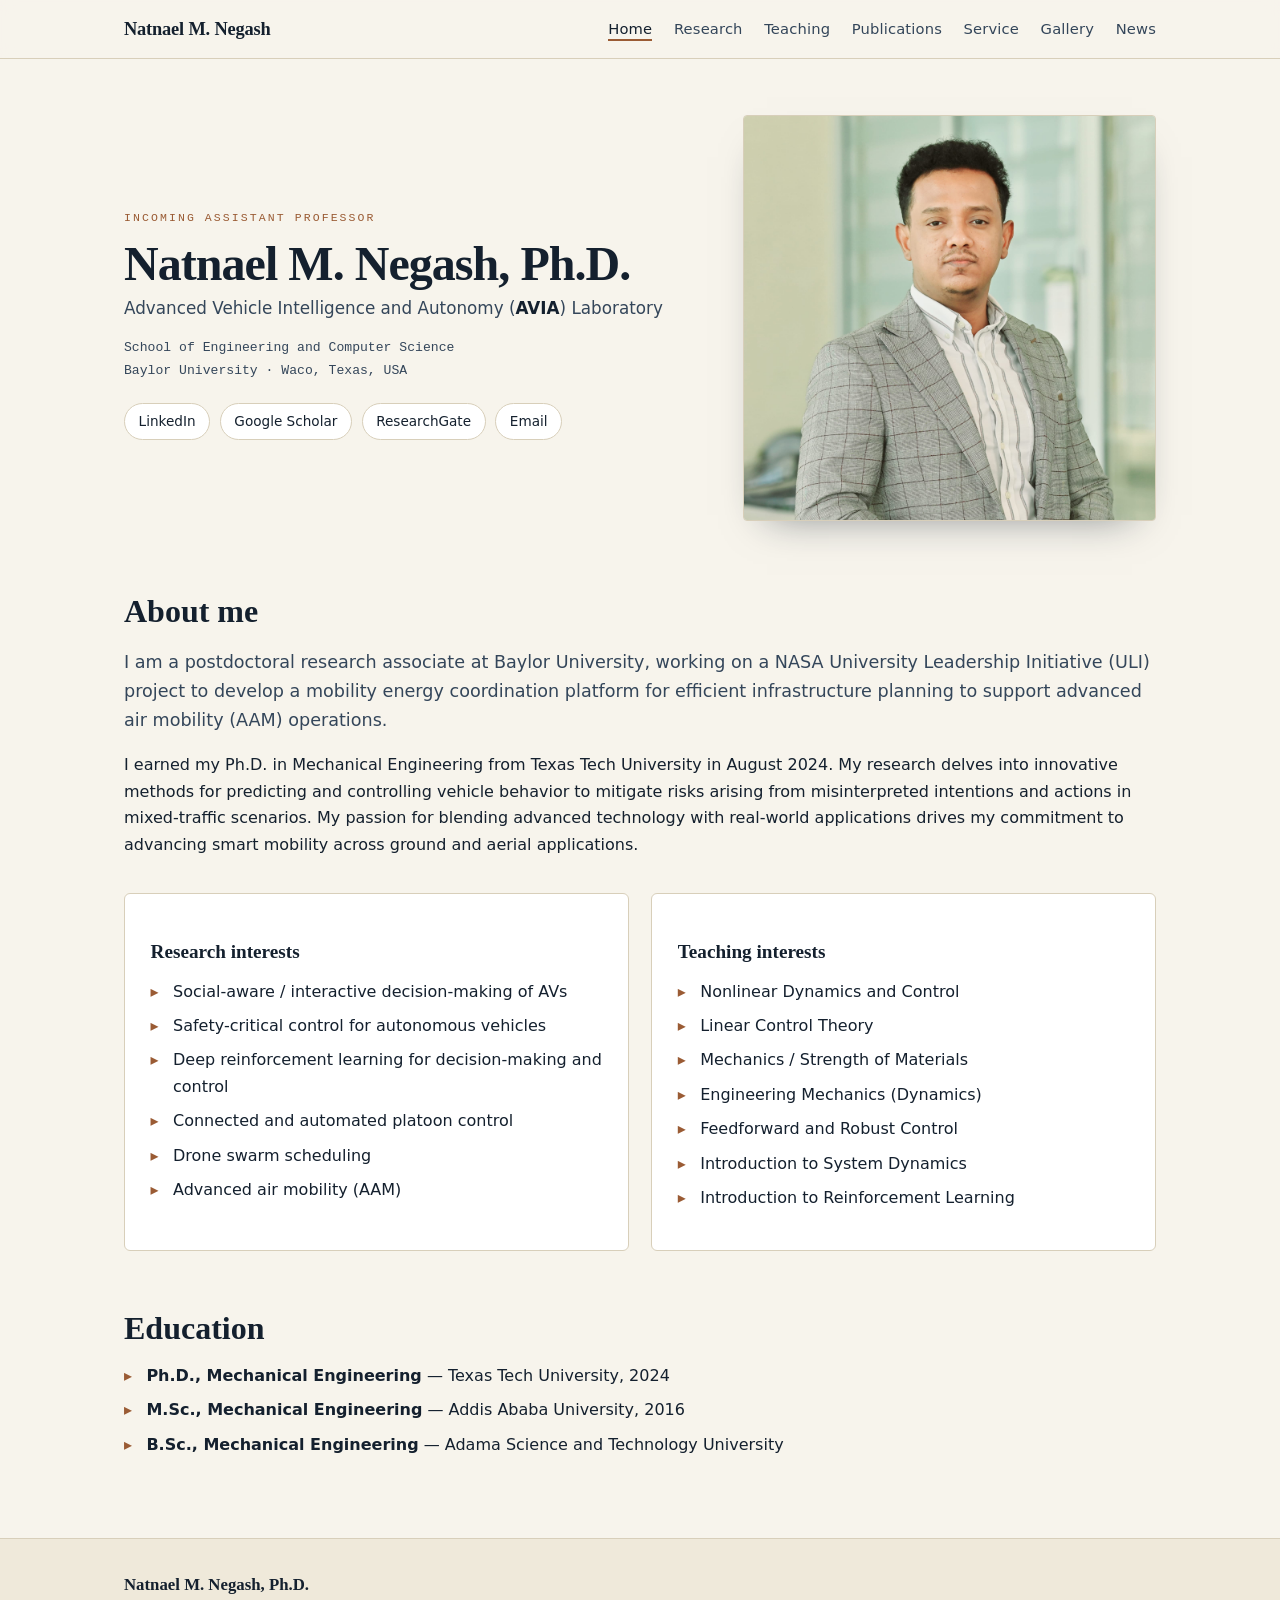
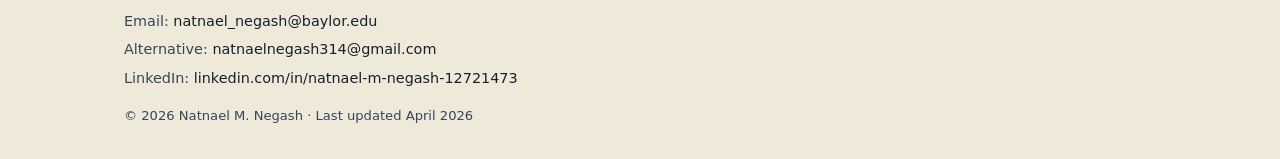
<file: index.html>
<!DOCTYPE html>
<html lang="en">
<head>
  <meta charset="UTF-8" />
  <meta name="viewport" content="width=device-width, initial-scale=1.0" />
  <title>Natnael M. Negash, Ph.D.</title>
  <meta name="description" content="Natnael M. Negash, Ph.D. — Postdoctoral Research Associate at Baylor University. Autonomous vehicles, safety-critical control, and advanced air mobility." />
  <link rel="preconnect" href="https://fonts.googleapis.com" />
  <link rel="preconnect" href="https://fonts.gstatic.com" crossorigin />
  <link href="Nate Profile.jpg" />
  <link rel="stylesheet" href="style.css" />
</head>
<body data-page="index.html">

  <main>
    <section class="hero">
      <div>
        <p class="eyebrow">Incoming Assistant Professor</p>
        <h1>Natnael M. Negash, Ph.D.</h1>
        <p class="role">Advanced Vehicle Intelligence and Autonomy (<strong>AVIA</strong>) Laboratory</p>
        <p class="affil">
          School of Engineering and Computer Science<br />
          Baylor University · Waco, Texas, USA
        </p>
        <div class="social">
          <a href="https://www.linkedin.com/in/natnael-m-negash-ph-d-12721473/" target="_blank" rel="noopener">LinkedIn</a>
          <a href="https://scholar.google.com/citations?hl=en&user=de8_IgUAAAAJ" target="_blank" rel="noopener">Google Scholar</a>
          <a href="https://www.researchgate.net/profile/Natnael-Negash" target="_blank" rel="noopener">ResearchGate</a>
          <a href="mailto:natnael_negash@baylor.edu">Email</a>
        </div>
      </div>
      <img class="hero-portrait"
        src="Nate Profile.jpg"
        alt="Portrait of Natnael M. Negash" />
    </section>

    <section>
      <h2>About me</h2>
      <p class="lead">
        I am a postdoctoral research associate at Baylor University, working on a NASA University
        Leadership Initiative (ULI) project to develop a mobility energy coordination platform for 
        efficient infrastructure planning to support advanced air mobility (AAM) operations.
      </p>
      <p>
        I earned my Ph.D. in Mechanical Engineering from Texas Tech University in August 2024. My
        research delves into innovative methods for predicting and controlling vehicle behavior to
        mitigate risks arising from misinterpreted intentions and actions in mixed-traffic scenarios.
        My passion for blending advanced technology with real-world applications drives my commitment
        to advancing smart mobility across ground and aerial applications.
      </p>
    </section>

    <section class="two-col">
      <div class="panel">
        <h3>Research interests</h3>
        <ul class="tick">
          <li>Social-aware / interactive decision-making of AVs</li>
          <li>Safety-critical control for autonomous vehicles</li>
          <li>Deep reinforcement learning for decision-making and control</li>
          <li>Connected and automated platoon control</li>
          <li>Drone swarm scheduling</li>
          <li>Advanced air mobility (AAM)</li>
        </ul>
      </div>
      <div class="panel">
        <h3>Teaching interests</h3>
        <ul class="tick">
          <li>Nonlinear Dynamics and Control</li>
          <li>Linear Control Theory</li>
          <li>Mechanics / Strength of Materials</li>
          <li>Engineering Mechanics (Dynamics)</li>
          <li>Feedforward and Robust Control</li>
          <li>Introduction to System Dynamics</li>
          <li>Introduction to Reinforcement Learning</li>
        </ul>
      </div>
    </section>

    <section>
      <h2>Education</h2>
      <ul class="tick">
        <li><strong>Ph.D., Mechanical Engineering</strong> — Texas Tech University, 2024</li>
        <li><strong>M.Sc., Mechanical Engineering</strong> — Addis Ababa University, 2016</li>
        <li><strong>B.Sc., Mechanical Engineering</strong> — Adama Science and Technology University</li>
      </ul>
    </section>
  </main>

  <script src="nav.js"></script>
</body>
</html>
</file>
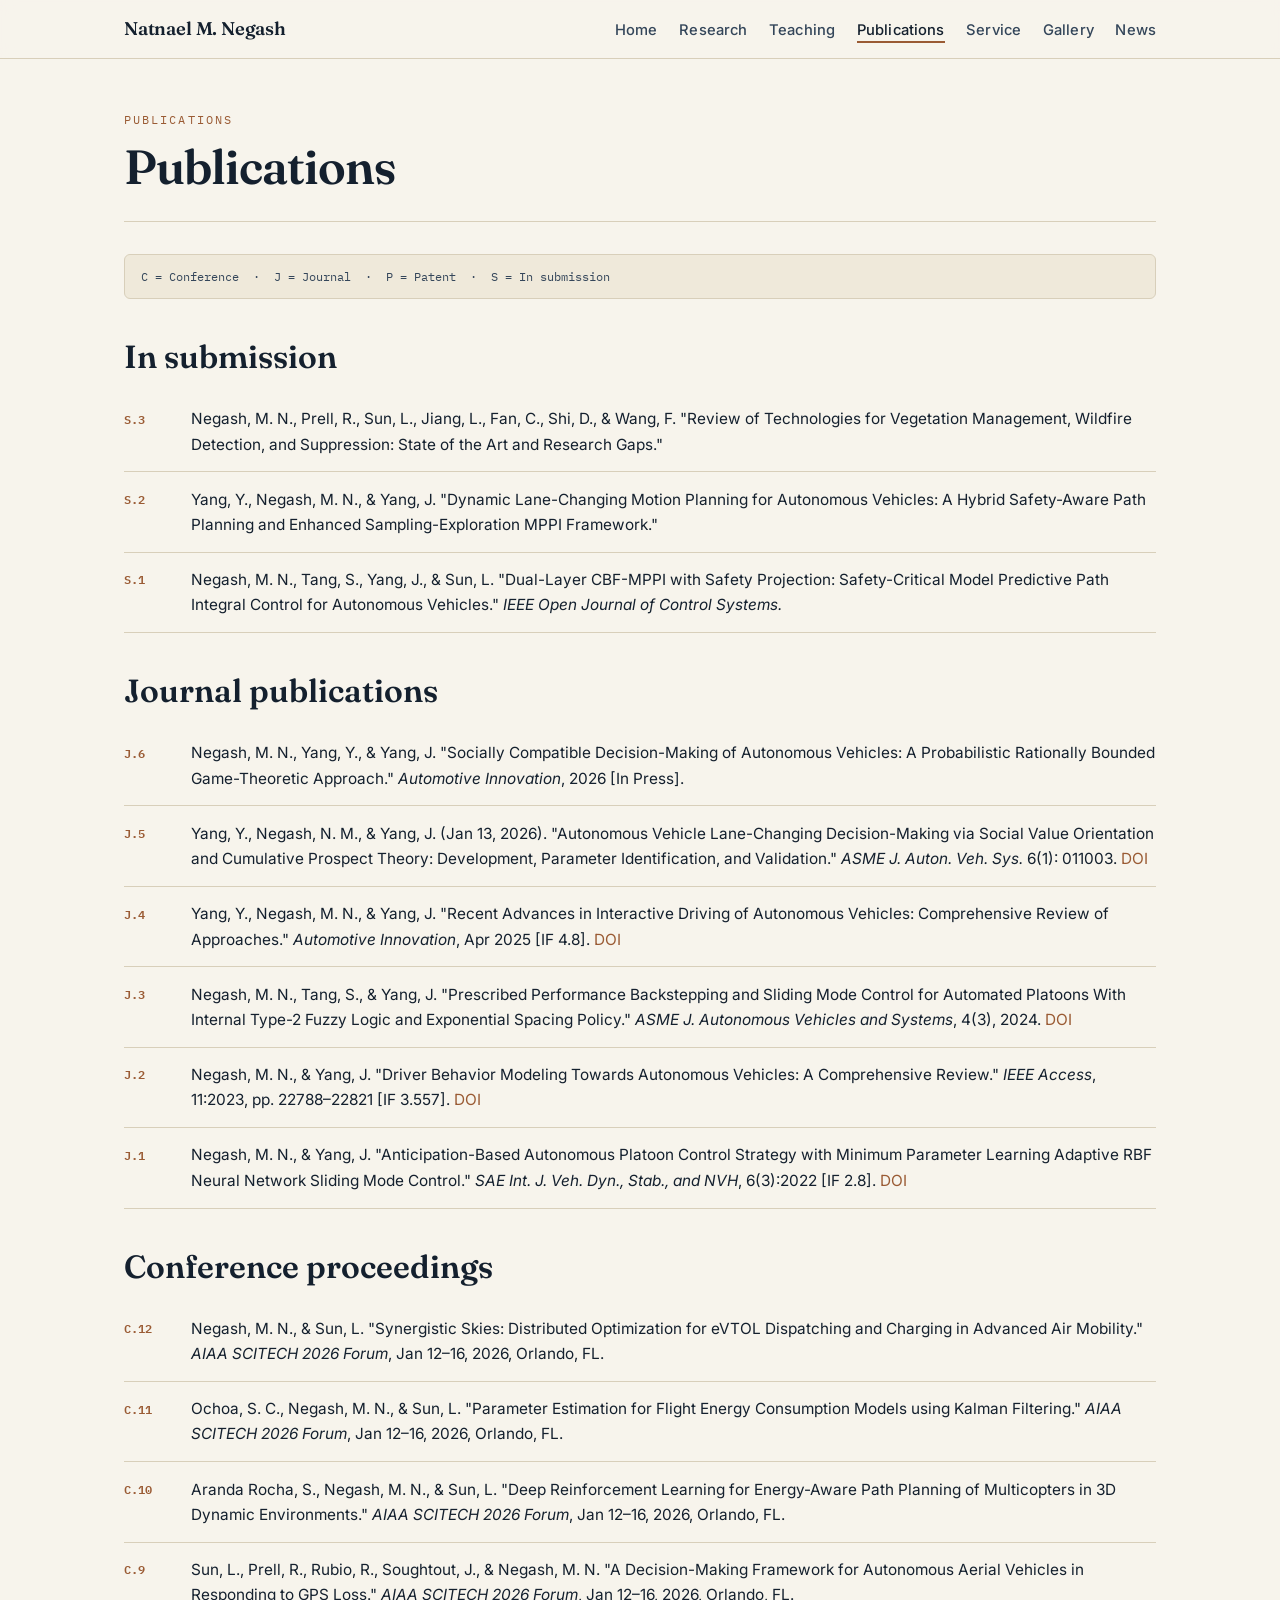
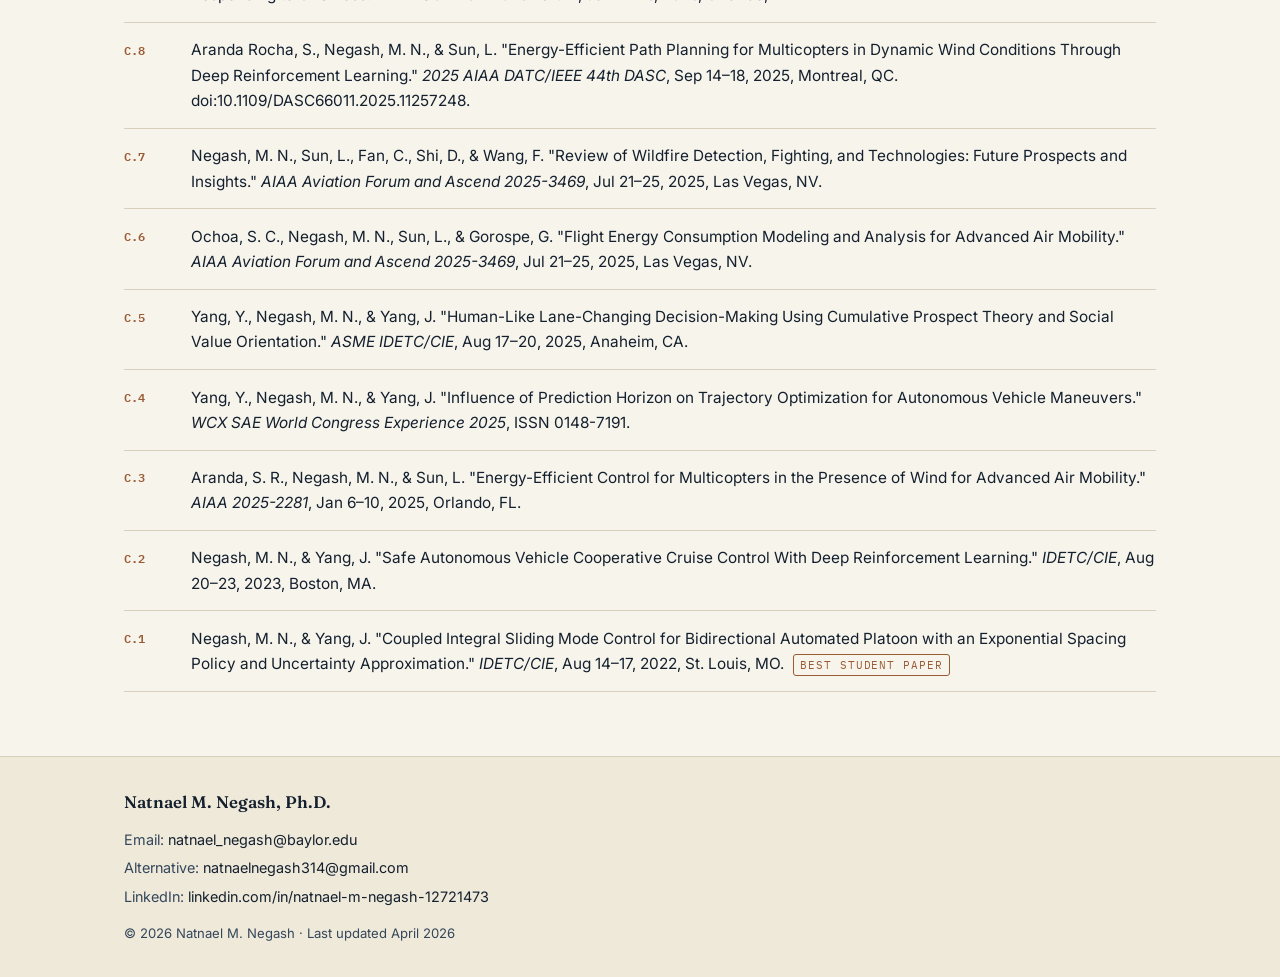
<file: publications.html>
<!DOCTYPE html>
<html lang="en">
<head>
  <meta charset="UTF-8" />
  <meta name="viewport" content="width=device-width, initial-scale=1.0" />
  <title>Publications · Natnael M. Negash</title>
  <meta name="description" content="Journal articles, conference proceedings, and submissions by Natnael M. Negash." />
  <link rel="preconnect" href="https://fonts.googleapis.com" />
  <link rel="preconnect" href="https://fonts.gstatic.com" crossorigin />
  <link href="https://fonts.googleapis.com/css2?family=Fraunces:opsz,wght@9..144,400;9..144,600&family=Inter:wght@400;500;600&family=IBM+Plex+Mono:wght@400;600&display=swap" rel="stylesheet" />
  <link rel="stylesheet" href="style.css" />
</head>
<body data-page="publications.html">

  <main>
    <div class="page-title">
      <p class="eyebrow">Publications</p>
      <h1>Publications</h1>
    </div>

    <p class="legend">
      C = Conference&nbsp;&nbsp;·&nbsp;&nbsp;J = Journal&nbsp;&nbsp;·&nbsp;&nbsp;P = Patent&nbsp;&nbsp;·&nbsp;&nbsp;S = In submission
    </p>

    <h2>In submission</h2>
    <ul class="pub-list">
      <li><span class="pub-tag">S.3</span><span class="pub-body">Negash, M. N., Prell, R., Sun, L., Jiang, L., Fan, C., Shi, D., &amp; Wang, F. "Review of Technologies for Vegetation Management, Wildfire Detection, and Suppression: State of the Art and Research Gaps."</span></li>
      <li><span class="pub-tag">S.2</span><span class="pub-body">Yang, Y., Negash, M. N., &amp; Yang, J. "Dynamic Lane-Changing Motion Planning for Autonomous Vehicles: A Hybrid Safety-Aware Path Planning and Enhanced Sampling-Exploration MPPI Framework."</span></li>
      <li><span class="pub-tag">S.1</span><span class="pub-body">Negash, M. N., Tang, S., Yang, J., &amp; Sun, L. "Dual-Layer CBF-MPPI with Safety Projection: Safety-Critical Model Predictive Path Integral Control for Autonomous Vehicles." <em>IEEE Open Journal of Control Systems.</em></span></li>
    </ul>

    <h2>Journal publications</h2>
    <ul class="pub-list">
      <li><span class="pub-tag">J.6</span><span class="pub-body">Negash, M. N., Yang, Y., &amp; Yang, J. "Socially Compatible Decision-Making of Autonomous Vehicles: A Probabilistic Rationally Bounded Game-Theoretic Approach." <em>Automotive Innovation</em>, 2026 [In Press].</span></li>
      <li><span class="pub-tag">J.5</span><span class="pub-body">Yang, Y., Negash, N. M., &amp; Yang, J. (Jan 13, 2026). "Autonomous Vehicle Lane-Changing Decision-Making via Social Value Orientation and Cumulative Prospect Theory: Development, Parameter Identification, and Validation." <em>ASME J. Auton. Veh. Sys.</em> 6(1): 011003. <a href="https://doi.org/10.1115/1.4070633" target="_blank" rel="noopener">DOI</a></span></li>
      <li><span class="pub-tag">J.4</span><span class="pub-body">Yang, Y., Negash, M. N., &amp; Yang, J. "Recent Advances in Interactive Driving of Autonomous Vehicles: Comprehensive Review of Approaches." <em>Automotive Innovation</em>, Apr 2025 [IF 4.8]. <a href="https://doi.org/10.1007/s42154-024-00332-w" target="_blank" rel="noopener">DOI</a></span></li>
      <li><span class="pub-tag">J.3</span><span class="pub-body">Negash, M. N., Tang, S., &amp; Yang, J. "Prescribed Performance Backstepping and Sliding Mode Control for Automated Platoons With Internal Type-2 Fuzzy Logic and Exponential Spacing Policy." <em>ASME J. Autonomous Vehicles and Systems</em>, 4(3), 2024. <a href="https://asmedigitalcollection.asme.org/autonomousvehicles/article/4/3/031002/1203390" target="_blank" rel="noopener">DOI</a></span></li>
      <li><span class="pub-tag">J.2</span><span class="pub-body">Negash, M. N., &amp; Yang, J. "Driver Behavior Modeling Towards Autonomous Vehicles: A Comprehensive Review." <em>IEEE Access</em>, 11:2023, pp. 22788–22821 [IF 3.557]. <a href="https://ieeexplore.ieee.org/document/10054035" target="_blank" rel="noopener">DOI</a></span></li>
      <li><span class="pub-tag">J.1</span><span class="pub-body">Negash, M. N., &amp; Yang, J. "Anticipation-Based Autonomous Platoon Control Strategy with Minimum Parameter Learning Adaptive RBF Neural Network Sliding Mode Control." <em>SAE Int. J. Veh. Dyn., Stab., and NVH</em>, 6(3):2022 [IF 2.8]. <a href="https://doi.org/10.4271/10-06-03-0017" target="_blank" rel="noopener">DOI</a></span></li>
    </ul>

    <h2>Conference proceedings</h2>
    <ul class="pub-list">
      <li><span class="pub-tag">C.12</span><span class="pub-body">Negash, M. N., &amp; Sun, L. "Synergistic Skies: Distributed Optimization for eVTOL Dispatching and Charging in Advanced Air Mobility." <em>AIAA SCITECH 2026 Forum</em>, Jan 12–16, 2026, Orlando, FL.</span></li>
      <li><span class="pub-tag">C.11</span><span class="pub-body">Ochoa, S. C., Negash, M. N., &amp; Sun, L. "Parameter Estimation for Flight Energy Consumption Models using Kalman Filtering." <em>AIAA SCITECH 2026 Forum</em>, Jan 12–16, 2026, Orlando, FL.</span></li>
      <li><span class="pub-tag">C.10</span><span class="pub-body">Aranda Rocha, S., Negash, M. N., &amp; Sun, L. "Deep Reinforcement Learning for Energy-Aware Path Planning of Multicopters in 3D Dynamic Environments." <em>AIAA SCITECH 2026 Forum</em>, Jan 12–16, 2026, Orlando, FL.</span></li>
      <li><span class="pub-tag">C.9</span><span class="pub-body">Sun, L., Prell, R., Rubio, R., Soughtout, J., &amp; Negash, M. N. "A Decision-Making Framework for Autonomous Aerial Vehicles in Responding to GPS Loss." <em>AIAA SCITECH 2026 Forum</em>, Jan 12–16, 2026, Orlando, FL.</span></li>
      <li><span class="pub-tag">C.8</span><span class="pub-body">Aranda Rocha, S., Negash, M. N., &amp; Sun, L. "Energy-Efficient Path Planning for Multicopters in Dynamic Wind Conditions Through Deep Reinforcement Learning." <em>2025 AIAA DATC/IEEE 44th DASC</em>, Sep 14–18, 2025, Montreal, QC. doi:10.1109/DASC66011.2025.11257248.</span></li>
      <li><span class="pub-tag">C.7</span><span class="pub-body">Negash, M. N., Sun, L., Fan, C., Shi, D., &amp; Wang, F. "Review of Wildfire Detection, Fighting, and Technologies: Future Prospects and Insights." <em>AIAA Aviation Forum and Ascend 2025-3469</em>, Jul 21–25, 2025, Las Vegas, NV.</span></li>
      <li><span class="pub-tag">C.6</span><span class="pub-body">Ochoa, S. C., Negash, M. N., Sun, L., &amp; Gorospe, G. "Flight Energy Consumption Modeling and Analysis for Advanced Air Mobility." <em>AIAA Aviation Forum and Ascend 2025-3469</em>, Jul 21–25, 2025, Las Vegas, NV.</span></li>
      <li><span class="pub-tag">C.5</span><span class="pub-body">Yang, Y., Negash, M. N., &amp; Yang, J. "Human-Like Lane-Changing Decision-Making Using Cumulative Prospect Theory and Social Value Orientation." <em>ASME IDETC/CIE</em>, Aug 17–20, 2025, Anaheim, CA.</span></li>
      <li><span class="pub-tag">C.4</span><span class="pub-body">Yang, Y., Negash, M. N., &amp; Yang, J. "Influence of Prediction Horizon on Trajectory Optimization for Autonomous Vehicle Maneuvers." <em>WCX SAE World Congress Experience 2025</em>, ISSN 0148-7191.</span></li>
      <li><span class="pub-tag">C.3</span><span class="pub-body">Aranda, S. R., Negash, M. N., &amp; Sun, L. "Energy-Efficient Control for Multicopters in the Presence of Wind for Advanced Air Mobility." <em>AIAA 2025-2281</em>, Jan 6–10, 2025, Orlando, FL.</span></li>
      <li><span class="pub-tag">C.2</span><span class="pub-body">Negash, M. N., &amp; Yang, J. "Safe Autonomous Vehicle Cooperative Cruise Control With Deep Reinforcement Learning." <em>IDETC/CIE</em>, Aug 20–23, 2023, Boston, MA.</span></li>
      <li><span class="pub-tag">C.1</span><span class="pub-body">Negash, M. N., &amp; Yang, J. "Coupled Integral Sliding Mode Control for Bidirectional Automated Platoon with an Exponential Spacing Policy and Uncertainty Approximation." <em>IDETC/CIE</em>, Aug 14–17, 2022, St. Louis, MO. <span class="pub-award">Best Student Paper</span></span></li>
    </ul>
  </main>

  <script src="nav.js"></script>
</body>
</html>
</file>
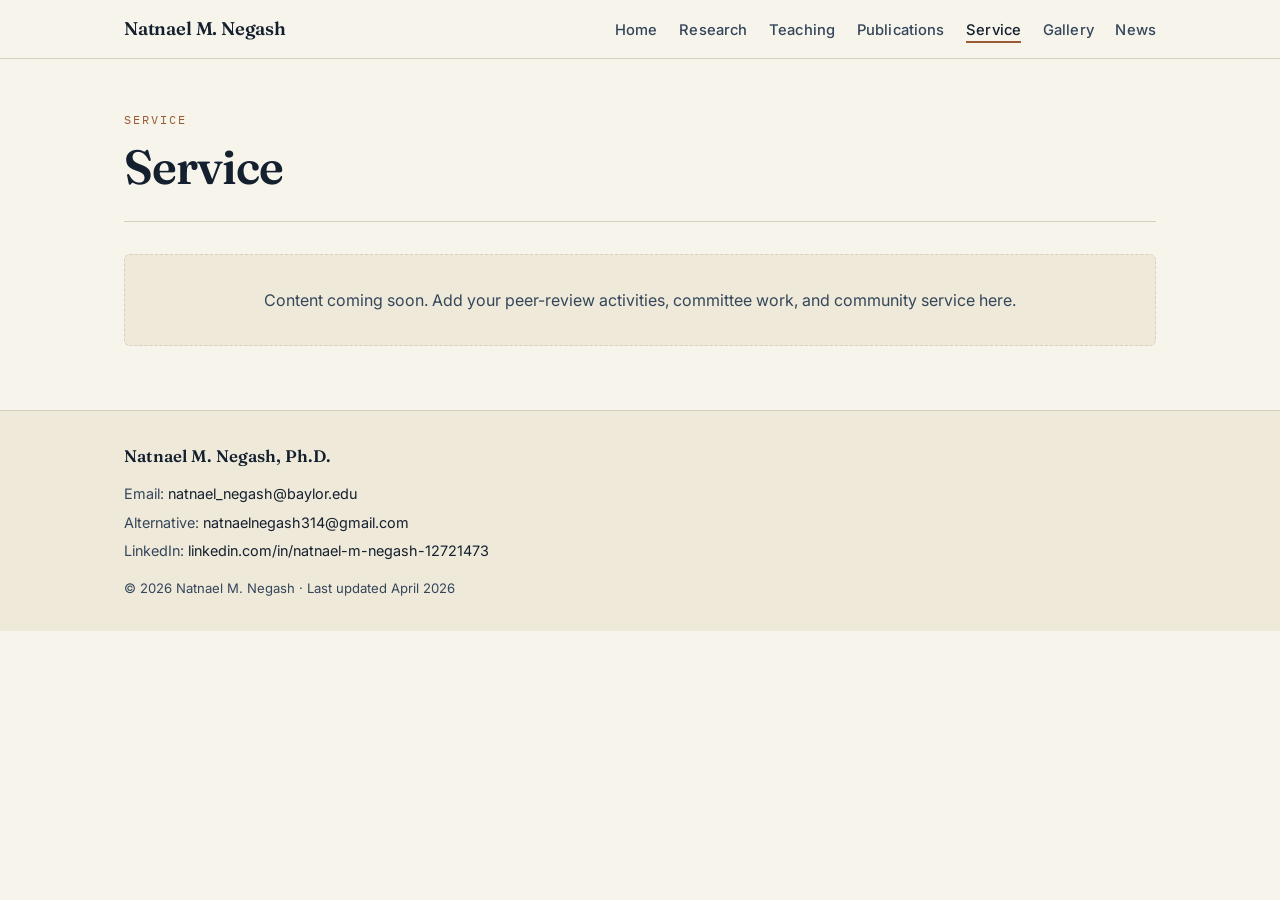
<file: service.html>
<!DOCTYPE html>
<html lang="en">
<head>
  <meta charset="UTF-8" />
  <meta name="viewport" content="width=device-width, initial-scale=1.0" />
  <title>Service · Natnael M. Negash</title>
  <meta name="description" content="Professional and academic service." />
  <link rel="preconnect" href="https://fonts.googleapis.com" />
  <link rel="preconnect" href="https://fonts.gstatic.com" crossorigin />
  <link href="https://fonts.googleapis.com/css2?family=Fraunces:opsz,wght@9..144,400;9..144,600&family=Inter:wght@400;500;600&family=IBM+Plex+Mono:wght@400;600&display=swap" rel="stylesheet" />
  <link rel="stylesheet" href="style.css" />
</head>
<body data-page="service.html">

  <main>
    <div class="page-title">
      <p class="eyebrow">Service</p>
      <h1>Service</h1>
    </div>

    <div class="empty">
      <p style="margin:0;">Content coming soon. Add your peer-review activities, committee work,
      and community service here.</p>
    </div>
  </main>

  <script src="nav.js"></script>
</body>
</html>
</file>
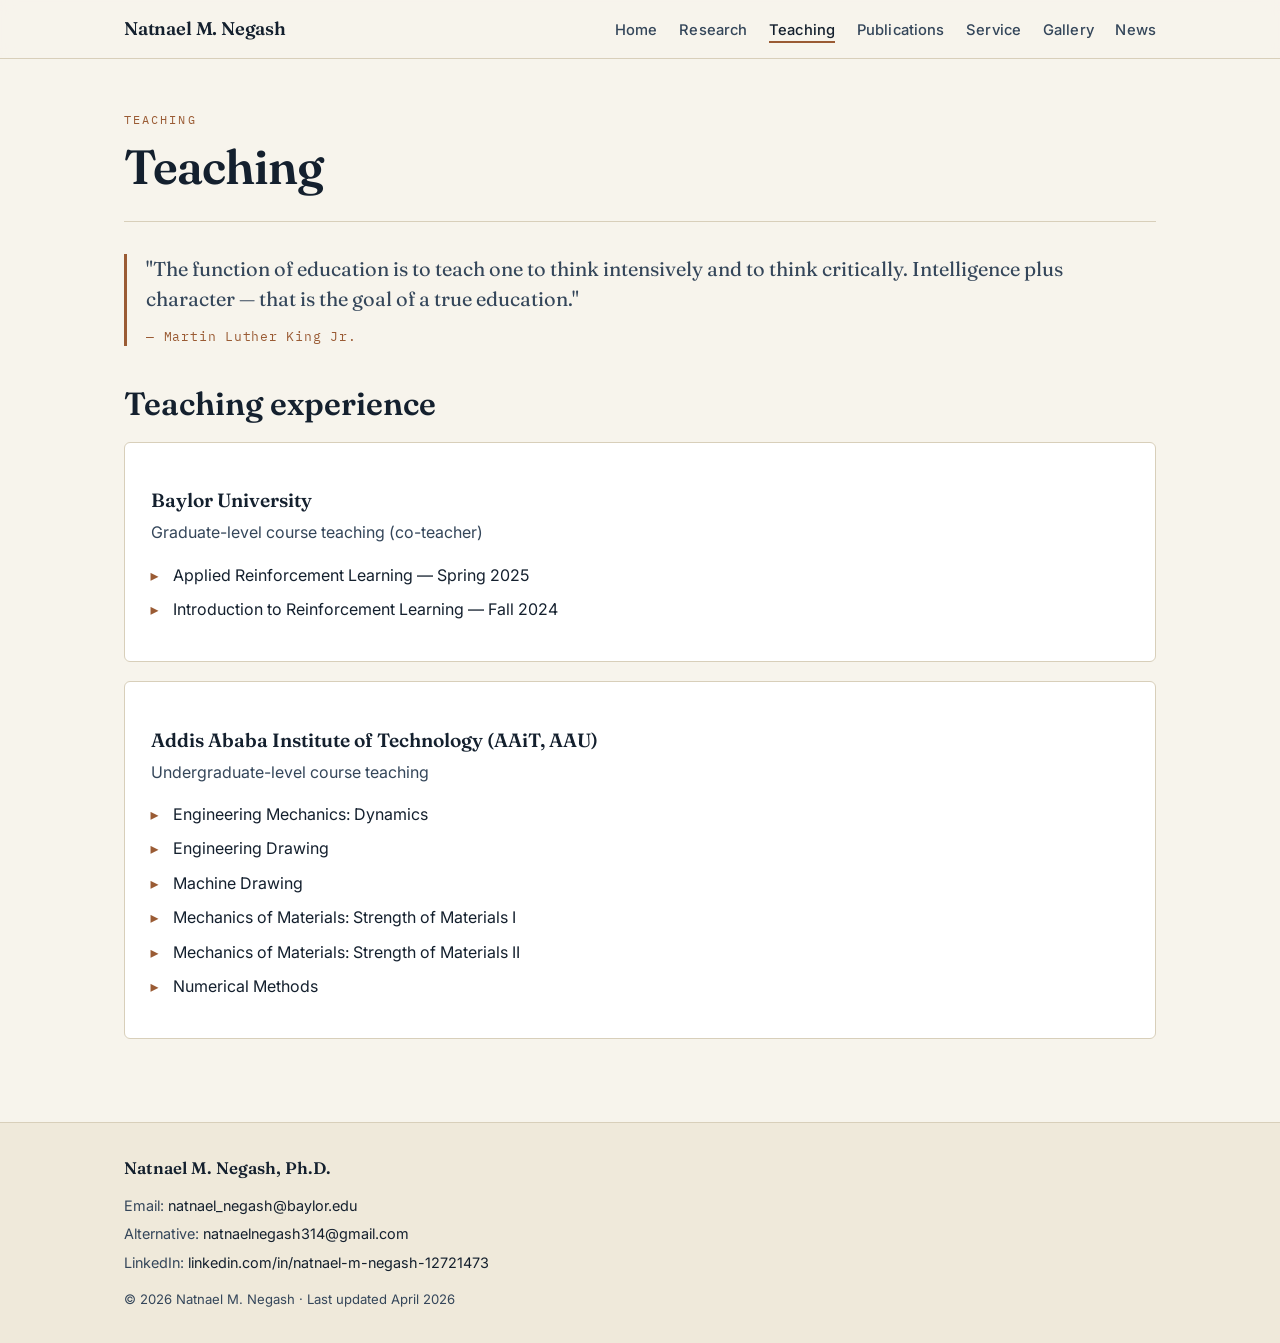
<file: teaching.html>
<!DOCTYPE html>
<html lang="en">
<head>
  <meta charset="UTF-8" />
  <meta name="viewport" content="width=device-width, initial-scale=1.0" />
  <title>Teaching · Natnael M. Negash</title>
  <meta name="description" content="Teaching experience at Baylor University and Addis Ababa Institute of Technology." />
  <link rel="preconnect" href="https://fonts.googleapis.com" />
  <link rel="preconnect" href="https://fonts.gstatic.com" crossorigin />
  <link href="https://fonts.googleapis.com/css2?family=Fraunces:opsz,wght@9..144,400;9..144,600&family=Inter:wght@400;500;600&family=IBM+Plex+Mono:wght@400;600&display=swap" rel="stylesheet" />
  <link rel="stylesheet" href="style.css" />
</head>
<body data-page="teaching.html">

  <main>
    <div class="page-title">
      <p class="eyebrow">Teaching</p>
      <h1>Teaching</h1>
    </div>

    <blockquote style="font-family:'Fraunces',serif;font-size:1.25rem;line-height:1.5;color:var(--ink-soft);border-left:3px solid var(--copper);padding-left:1.2rem;margin:0 0 2.5rem;">
      "The function of education is to teach one to think intensively and to think critically.
      Intelligence plus character — that is the goal of a true education."
      <span style="display:block;font-family:'IBM Plex Mono',monospace;font-size:0.8rem;letter-spacing:0.06em;color:var(--copper);margin-top:0.8rem;">— Martin Luther King Jr.</span>
    </blockquote>

    <h2>Teaching experience</h2>

    <div class="panel">
      <h3>Baylor University</h3>
      <p style="color:var(--ink-soft);margin:0 0 0.6rem;">Graduate-level course teaching (co-teacher)</p>
      <ul class="tick">
        <li>Applied Reinforcement Learning — Spring 2025</li>
        <li>Introduction to Reinforcement Learning — Fall 2024</li>
      </ul>
    </div>

    <div class="panel">
      <h3>Addis Ababa Institute of Technology (AAiT, AAU)</h3>
      <p style="color:var(--ink-soft);margin:0 0 0.6rem;">Undergraduate-level course teaching</p>
      <ul class="tick">
        <li>Engineering Mechanics: Dynamics</li>
        <li>Engineering Drawing</li>
        <li>Machine Drawing</li>
        <li>Mechanics of Materials: Strength of Materials I</li>
        <li>Mechanics of Materials: Strength of Materials II</li>
        <li>Numerical Methods</li>
      </ul>
    </div>
  </main>

  <script src="nav.js"></script>
</body>
</html>
</file>
<file: style.css>
/* ============================================================
   Natnael M. Negash — academic personal site
   Palette: ink navy, parchment, oxidized-copper accent
   Type: Fraunces (display serif) + Inter (body) + IBM Plex Mono (data)
   ============================================================ */

:root {
  --ink:      #14202e;   /* deep navy ink */
  --ink-soft: #34465a;   /* secondary text */
  --paper:    #f7f4ec;   /* warm parchment */
  --paper-2:  #efe9da;   /* slightly deeper panel */
  --line:     #d8cfba;   /* hairline */
  --copper:   #9a5b34;   /* oxidized copper accent */
  --copper-2: #b87a4e;   /* lighter copper for hover */
  --white:    #ffffff;
  --maxw: 1080px;
}

* { box-sizing: border-box; }

html { scroll-behavior: smooth; }

body {
  margin: 0;
  font-family: "Inter", system-ui, -apple-system, sans-serif;
  color: var(--ink);
  background: var(--paper);
  line-height: 1.65;
  -webkit-font-smoothing: antialiased;
}

a { color: var(--copper); text-decoration: none; }
a:hover { color: var(--copper-2); text-decoration: underline; }

img { max-width: 100%; height: auto; display: block; }

/* ---------- Header / nav ---------- */
.site-header {
  position: sticky;
  top: 0;
  z-index: 50;
  background: rgba(247,244,236,0.92);
  backdrop-filter: blur(8px);
  border-bottom: 1px solid var(--line);
}
.nav-inner {
  max-width: var(--maxw);
  margin: 0 auto;
  padding: 0.85rem 1.5rem;
  display: flex;
  align-items: center;
  justify-content: space-between;
  gap: 1rem;
}
.brand {
  font-family: "Fraunces", Georgia, serif;
  font-weight: 600;
  font-size: 1.15rem;
  letter-spacing: -0.01em;
  color: var(--ink);
}
.brand:hover { text-decoration: none; color: var(--copper); }
.nav-links {
  display: flex;
  gap: 1.35rem;
  list-style: none;
  margin: 0;
  padding: 0;
  flex-wrap: wrap;
}
.nav-links a {
  color: var(--ink-soft);
  font-size: 0.92rem;
  font-weight: 500;
  letter-spacing: 0.01em;
  padding-bottom: 2px;
  border-bottom: 2px solid transparent;
}
.nav-links a:hover { color: var(--ink); text-decoration: none; border-color: var(--copper); }
.nav-links a.active { color: var(--ink); border-color: var(--copper); }

/* hamburger for mobile */
.nav-toggle {
  display: none;
  background: none;
  border: 0;
  font-size: 1.5rem;
  color: var(--ink);
  cursor: pointer;
}

/* ---------- Layout ---------- */
main { max-width: var(--maxw); margin: 0 auto; padding: 2.5rem 1.5rem 4rem; }

.eyebrow {
  font-family: "IBM Plex Mono", monospace;
  text-transform: uppercase;
  letter-spacing: 0.18em;
  font-size: 0.72rem;
  color: var(--copper);
  margin-bottom: 0.6rem;
}

h1, h2, h3 { font-family: "Fraunces", Georgia, serif; color: var(--ink); line-height: 1.15; }
h1 { font-size: clamp(2rem, 5vw, 3rem); font-weight: 600; letter-spacing: -0.02em; margin: 0 0 0.5rem; }
h2 { font-size: clamp(1.5rem, 3.5vw, 2rem); font-weight: 600; margin: 2.5rem 0 1rem; }
h3 { font-size: 1.2rem; font-weight: 600; margin: 1.5rem 0 0.5rem; }

.page-title {
  border-bottom: 1px solid var(--line);
  padding-bottom: 1.2rem;
  margin-bottom: 2rem;
}

/* ---------- Hero (home) ---------- */
.hero {
  display: grid;
  grid-template-columns: 1.4fr 1fr;
  gap: 2.5rem;
  align-items: center;
  padding: 1rem 0 2rem;
}
.hero-portrait {
  border-radius: 4px;
  border: 1px solid var(--line);
  box-shadow: 0 18px 40px -24px rgba(20,32,46,0.55);
  background: var(--paper-2);
}
.hero h1 { margin-bottom: 0.25rem; }
.hero .role {
  font-size: 1.05rem;
  color: var(--ink-soft);
  font-weight: 500;
  margin: 0.15rem 0;
}
.hero .role strong { color: var(--ink); font-weight: 600; }
.affil {
  font-family: "IBM Plex Mono", monospace;
  font-size: 0.82rem;
  color: var(--ink-soft);
  margin-top: 0.9rem;
  line-height: 1.7;
}

.social {
  display: flex;
  gap: 0.6rem;
  margin-top: 1.3rem;
  flex-wrap: wrap;
}
.social a {
  display: inline-flex;
  align-items: center;
  gap: 0.4rem;
  border: 1px solid var(--line);
  background: var(--white);
  padding: 0.4rem 0.85rem;
  border-radius: 999px;
  font-size: 0.85rem;
  font-weight: 500;
  color: var(--ink);
}
.social a:hover { border-color: var(--copper); text-decoration: none; color: var(--copper); }

/* ---------- Cards / panels ---------- */
.lead {
  font-size: 1.1rem;
  color: var(--ink-soft);
}
.panel {
  background: var(--white);
  border: 1px solid var(--line);
  border-radius: 6px;
  padding: 1.4rem 1.6rem;
  margin: 1.2rem 0;
}

.two-col { display: grid; grid-template-columns: 1fr 1fr; gap: 1.4rem; }

ul.tick { list-style: none; padding-left: 0; }
ul.tick li {
  position: relative;
  padding-left: 1.4rem;
  margin-bottom: 0.5rem;
}
ul.tick li::before {
  content: "▸";
  position: absolute;
  left: 0;
  color: var(--copper);
}

/* ---------- Research blocks ---------- */
.research-block {
  display: grid;
  grid-template-columns: 1fr;
  gap: 0.6rem;
  margin: 2rem 0;
  padding-bottom: 2rem;
  border-bottom: 1px solid var(--line);
}
.research-block img {
  border-radius: 6px;
  border: 1px solid var(--line);
  margin-top: 0.8rem;
}

/* ---------- Publications ---------- */
.legend {
  font-family: "IBM Plex Mono", monospace;
  font-size: 0.78rem;
  color: var(--ink-soft);
  background: var(--paper-2);
  border: 1px solid var(--line);
  border-radius: 6px;
  padding: 0.7rem 1rem;
  margin-bottom: 1.5rem;
}
.pub-list { list-style: none; padding: 0; margin: 0; }
.pub-list li {
  display: grid;
  grid-template-columns: 3.2rem 1fr;
  gap: 1rem;
  padding: 0.9rem 0;
  border-bottom: 1px solid var(--line);
}
.pub-tag {
  font-family: "IBM Plex Mono", monospace;
  font-size: 0.78rem;
  font-weight: 600;
  color: var(--copper);
  padding-top: 0.15rem;
}
.pub-body { font-size: 0.96rem; }
.pub-award {
  display: inline-block;
  font-family: "IBM Plex Mono", monospace;
  font-size: 0.7rem;
  text-transform: uppercase;
  letter-spacing: 0.08em;
  color: var(--copper);
  border: 1px solid var(--copper);
  border-radius: 3px;
  padding: 0.05rem 0.4rem;
  margin-left: 0.3rem;
}

/* ---------- Timeline (news) ---------- */
.timeline { border-left: 2px solid var(--line); margin-left: 0.5rem; padding-left: 1.5rem; }
.timeline-item { position: relative; margin-bottom: 2rem; }
.timeline-item::before {
  content: "";
  position: absolute;
  left: -1.94rem;
  top: 0.45rem;
  width: 10px; height: 10px;
  background: var(--copper);
  border-radius: 50%;
  border: 2px solid var(--paper);
}
.timeline-item .date {
  font-family: "IBM Plex Mono", monospace;
  font-size: 0.78rem;
  color: var(--copper);
  letter-spacing: 0.04em;
}
.timeline-item img { border-radius: 6px; border: 1px solid var(--line); margin-top: 0.7rem; max-width: 420px; }

/* ---------- Gallery ---------- */
.gallery-grid {
  display: grid;
  grid-template-columns: repeat(auto-fill, minmax(220px, 1fr));
  gap: 1rem;
}
.gallery-grid img { border-radius: 6px; border: 1px solid var(--line); }

/* ---------- Empty state ---------- */
.empty {
  background: var(--paper-2);
  border: 1px dashed var(--line);
  border-radius: 6px;
  padding: 2rem;
  text-align: center;
  color: var(--ink-soft);
}

/* ---------- Footer ---------- */
.site-footer {
  border-top: 1px solid var(--line);
  background: var(--paper-2);
}
.footer-inner {
  max-width: var(--maxw);
  margin: 0 auto;
  padding: 2rem 1.5rem;
  font-size: 0.9rem;
  color: var(--ink-soft);
  display: grid;
  gap: 0.3rem;
}
.footer-inner a { color: var(--ink); }
.footer-inner .name { font-family: "Fraunces", serif; font-weight: 600; color: var(--ink); font-size: 1.05rem; margin-bottom: 0.4rem; }

/* ---------- Responsive ---------- */
@media (max-width: 760px) {
  .hero { grid-template-columns: 1fr; }
  .hero-portrait { max-width: 280px; }
  .two-col { grid-template-columns: 1fr; }
  .nav-links {
    display: none;
    position: absolute;
    top: 100%; left: 0; right: 0;
    background: var(--paper);
    border-bottom: 1px solid var(--line);
    flex-direction: column;
    gap: 0;
    padding: 0.5rem 1.5rem 1rem;
  }
  .nav-links.open { display: flex; }
  .nav-links a { padding: 0.6rem 0; border-bottom: 1px solid var(--line); }
  .nav-toggle { display: block; }
}

@media (prefers-reduced-motion: reduce) {
  html { scroll-behavior: auto; }
}
</file>
